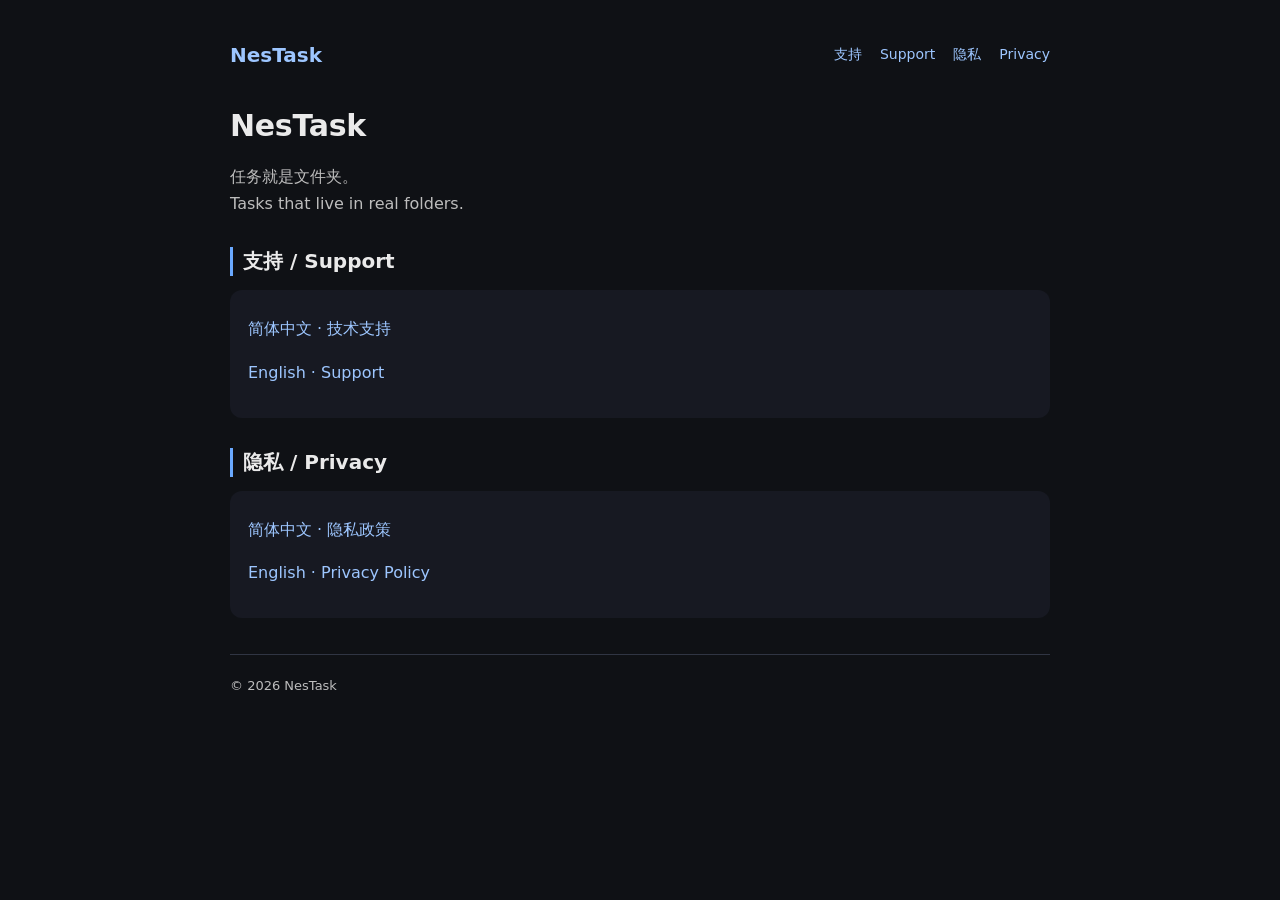
<file: index.html>
<!doctype html><html lang="zh-CN"><head><meta charset="utf-8"><meta name="viewport" content="width=device-width,initial-scale=1"><meta name="robots" content="noindex,nofollow"><title>NesTask 支持与隐私 / Support and Privacy</title><link rel="stylesheet" href="style.css"></head><body><a class="skip" href="#main">Skip to content / 跳至正文</a><div class="container"><header><a class="brand" href="index.html">NesTask</a><nav aria-label="Main navigation"><a href="Support/contact-zh.html">支持</a><a href="Support/contact.html">Support</a><a href="PrivacyPolicy/privacy-zh.html">隐私</a><a href="PrivacyPolicy/privacy.html">Privacy</a></nav></header><main id="main"><h1>NesTask</h1><p class="muted">任务就是文件夹。<br>Tasks that live in real folders.</p><h2>支持 / Support</h2><div class="card"><p><a href="Support/contact-zh.html">简体中文 · 技术支持</a></p><p><a href="Support/contact.html">English · Support</a></p></div><h2>隐私 / Privacy</h2><div class="card"><p><a href="PrivacyPolicy/privacy-zh.html">简体中文 · 隐私政策</a></p><p><a href="PrivacyPolicy/privacy.html">English · Privacy Policy</a></p></div></main><footer>© 2026 NesTask</footer></div></body></html>
</file>
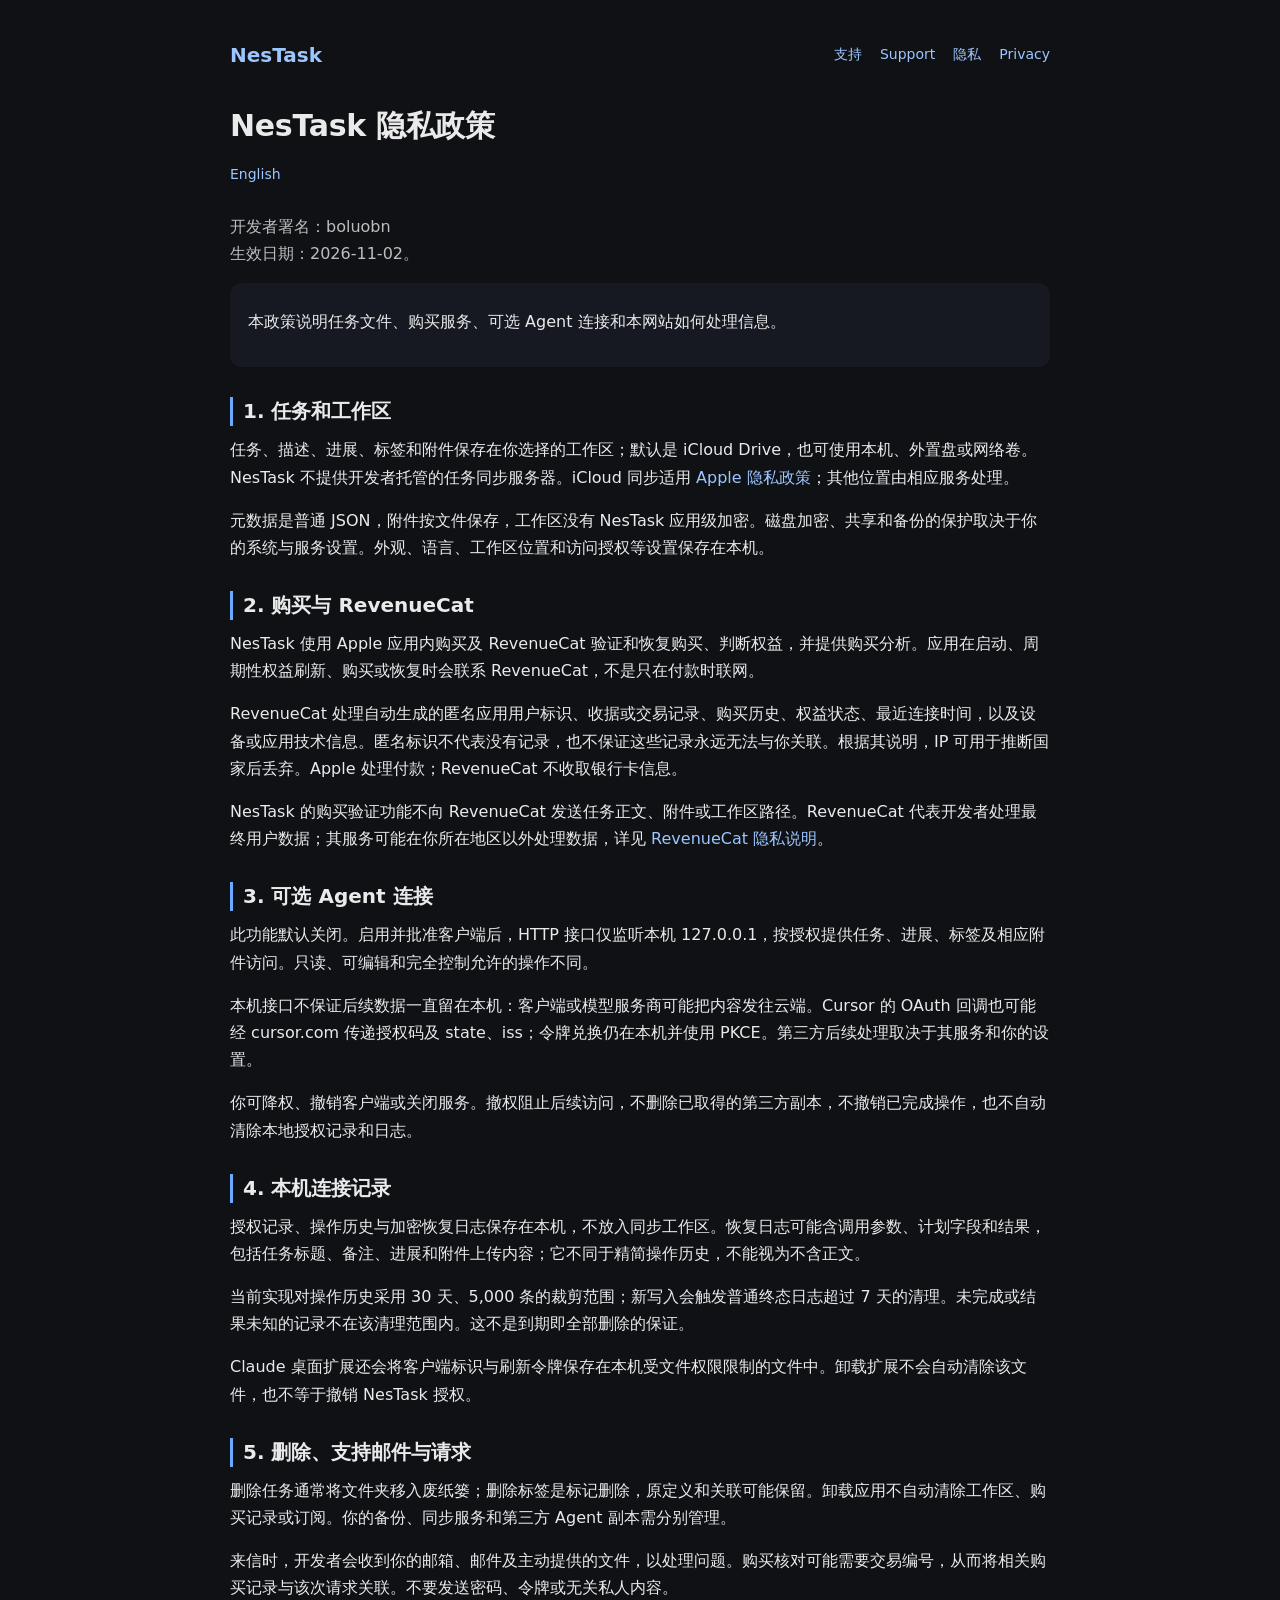
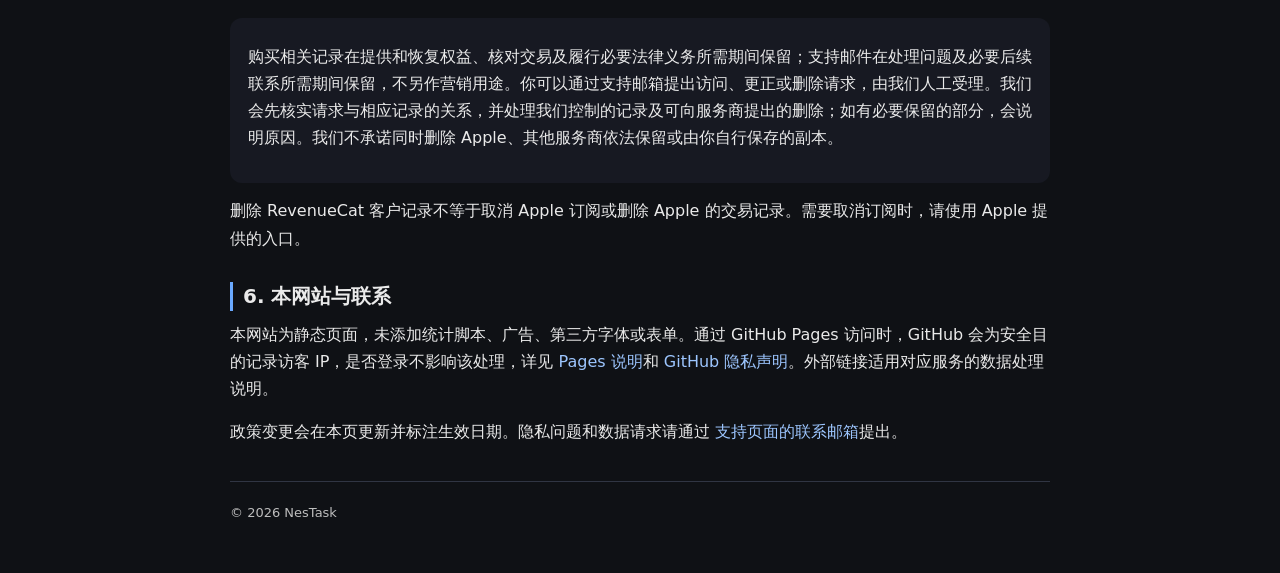
<file: PrivacyPolicy/privacy-zh.html>
<!doctype html><html lang="zh-CN"><head><meta charset="utf-8"><meta name="viewport" content="width=device-width,initial-scale=1"><meta name="robots" content="noindex,nofollow"><title>NesTask 隐私政策</title><link rel="stylesheet" href="../style.css"></head><body><a class="skip" href="#main">Skip to content / 跳至正文</a><div class="container"><header><a class="brand" href="../index.html">NesTask</a><nav aria-label="Main navigation"><a href="../Support/contact-zh.html">支持</a><a href="../Support/contact.html">Support</a><a href="../PrivacyPolicy/privacy-zh.html">隐私</a><a href="../PrivacyPolicy/privacy.html">Privacy</a></nav></header><main id="main"><h1>NesTask 隐私政策</h1><p class="lang"><a href="privacy.html">English</a></p>
<p class="muted">开发者署名：boluobn<br>生效日期：2026-11-02。</p><div class="card"><p>本政策说明任务文件、购买服务、可选 Agent 连接和本网站如何处理信息。</p></div>
<h2>1. 任务和工作区</h2><p>任务、描述、进展、标签和附件保存在你选择的工作区；默认是 iCloud Drive，也可使用本机、外置盘或网络卷。NesTask 不提供开发者托管的任务同步服务器。iCloud 同步适用 <a href="https://www.apple.com/legal/privacy/">Apple 隐私政策</a>；其他位置由相应服务处理。</p><p>元数据是普通 JSON，附件按文件保存，工作区没有 NesTask 应用级加密。磁盘加密、共享和备份的保护取决于你的系统与服务设置。外观、语言、工作区位置和访问授权等设置保存在本机。</p>
<h2>2. 购买与 RevenueCat</h2><p>NesTask 使用 Apple 应用内购买及 RevenueCat 验证和恢复购买、判断权益，并提供购买分析。应用在启动、周期性权益刷新、购买或恢复时会联系 RevenueCat，不是只在付款时联网。</p><p>RevenueCat 处理自动生成的匿名应用用户标识、收据或交易记录、购买历史、权益状态、最近连接时间，以及设备或应用技术信息。匿名标识不代表没有记录，也不保证这些记录永远无法与你关联。根据其说明，IP 可用于推断国家后丢弃。Apple 处理付款；RevenueCat 不收取银行卡信息。</p><p>NesTask 的购买验证功能不向 RevenueCat 发送任务正文、附件或工作区路径。RevenueCat 代表开发者处理最终用户数据；其服务可能在你所在地区以外处理数据，详见 <a href="https://www.revenuecat.com/privacy">RevenueCat 隐私说明</a>。</p>
<h2>3. 可选 Agent 连接</h2><p>此功能默认关闭。启用并批准客户端后，HTTP 接口仅监听本机 127.0.0.1，按授权提供任务、进展、标签及相应附件访问。只读、可编辑和完全控制允许的操作不同。</p><p>本机接口不保证后续数据一直留在本机：客户端或模型服务商可能把内容发往云端。Cursor 的 OAuth 回调也可能经 cursor.com 传递授权码及 state、iss；令牌兑换仍在本机并使用 PKCE。第三方后续处理取决于其服务和你的设置。</p><p>你可降权、撤销客户端或关闭服务。撤权阻止后续访问，不删除已取得的第三方副本，不撤销已完成操作，也不自动清除本地授权记录和日志。</p>
<h2>4. 本机连接记录</h2><p>授权记录、操作历史与加密恢复日志保存在本机，不放入同步工作区。恢复日志可能含调用参数、计划字段和结果，包括任务标题、备注、进展和附件上传内容；它不同于精简操作历史，不能视为不含正文。</p><p>当前实现对操作历史采用 30 天、5,000 条的裁剪范围；新写入会触发普通终态日志超过 7 天的清理。未完成或结果未知的记录不在该清理范围内。这不是到期即全部删除的保证。</p><p>Claude 桌面扩展还会将客户端标识与刷新令牌保存在本机受文件权限限制的文件中。卸载扩展不会自动清除该文件，也不等于撤销 NesTask 授权。</p>
<h2>5. 删除、支持邮件与请求</h2><p>删除任务通常将文件夹移入废纸篓；删除标签是标记删除，原定义和关联可能保留。卸载应用不自动清除工作区、购买记录或订阅。你的备份、同步服务和第三方 Agent 副本需分别管理。</p><p>来信时，开发者会收到你的邮箱、邮件及主动提供的文件，以处理问题。购买核对可能需要交易编号，从而将相关购买记录与该次请求关联。不要发送密码、令牌或无关私人内容。</p><div class="card"><p>购买相关记录在提供和恢复权益、核对交易及履行必要法律义务所需期间保留；支持邮件在处理问题及必要后续联系所需期间保留，不另作营销用途。你可以通过支持邮箱提出访问、更正或删除请求，由我们人工受理。我们会先核实请求与相应记录的关系，并处理我们控制的记录及可向服务商提出的删除；如有必要保留的部分，会说明原因。我们不承诺同时删除 Apple、其他服务商依法保留或由你自行保存的副本。</p></div><p>删除 RevenueCat 客户记录不等于取消 Apple 订阅或删除 Apple 的交易记录。需要取消订阅时，请使用 Apple 提供的入口。</p>
<h2>6. 本网站与联系</h2><p>本网站为静态页面，未添加统计脚本、广告、第三方字体或表单。通过 GitHub Pages 访问时，GitHub 会为安全目的记录访客 IP，是否登录不影响该处理，详见 <a href="https://docs.github.com/en/pages/getting-started-with-github-pages/what-is-github-pages">Pages 说明</a>和 <a href="https://docs.github.com/en/site-policy/privacy-policies/github-general-privacy-statement">GitHub 隐私声明</a>。外部链接适用对应服务的数据处理说明。</p><p>政策变更会在本页更新并标注生效日期。隐私问题和数据请求请通过 <a href="../Support/contact-zh.html">支持页面的联系邮箱</a>提出。</p></main><footer>© 2026 NesTask</footer></div></body></html>
</file>
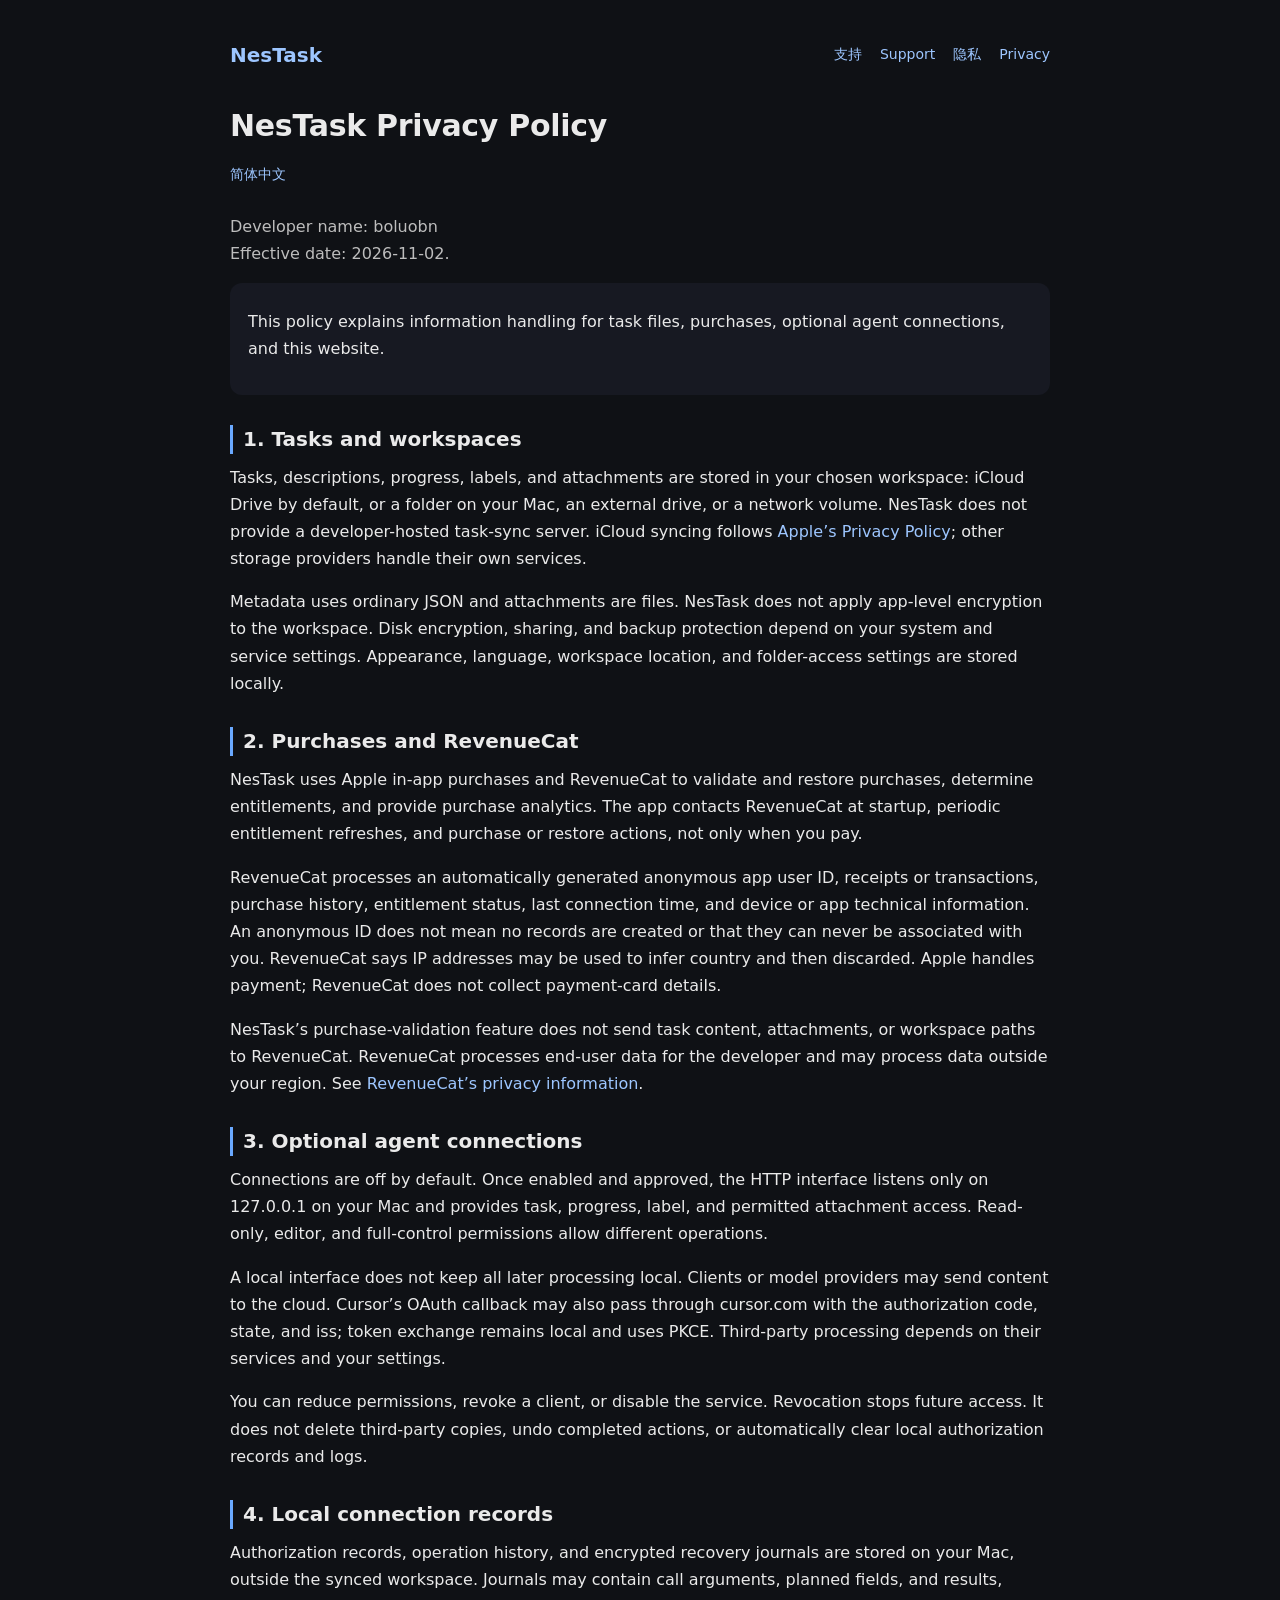
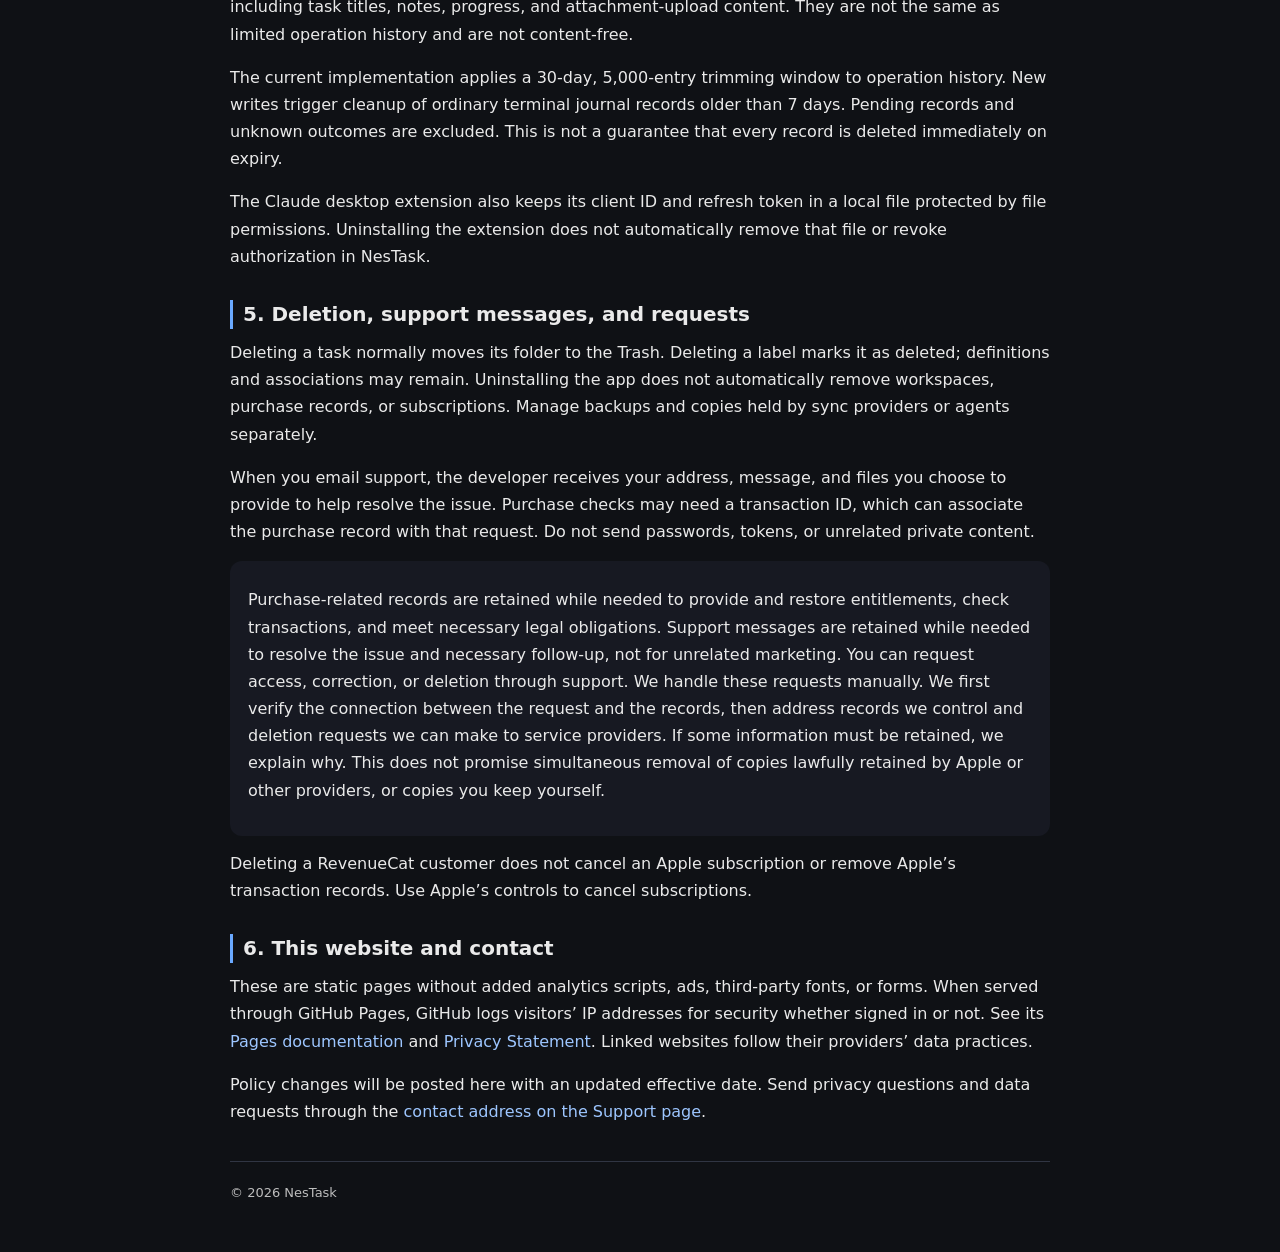
<file: PrivacyPolicy/privacy.html>
<!doctype html><html lang="en"><head><meta charset="utf-8"><meta name="viewport" content="width=device-width,initial-scale=1"><meta name="robots" content="noindex,nofollow"><title>NesTask Privacy Policy</title><link rel="stylesheet" href="../style.css"></head><body><a class="skip" href="#main">Skip to content / 跳至正文</a><div class="container"><header><a class="brand" href="../index.html">NesTask</a><nav aria-label="Main navigation"><a href="../Support/contact-zh.html">支持</a><a href="../Support/contact.html">Support</a><a href="../PrivacyPolicy/privacy-zh.html">隐私</a><a href="../PrivacyPolicy/privacy.html">Privacy</a></nav></header><main id="main"><h1>NesTask Privacy Policy</h1><p class="lang"><a href="privacy-zh.html">简体中文</a></p>
<p class="muted">Developer name: boluobn<br>Effective date: 2026-11-02.</p><div class="card"><p>This policy explains information handling for task files, purchases, optional agent connections, and this website.</p></div>
<h2>1. Tasks and workspaces</h2><p>Tasks, descriptions, progress, labels, and attachments are stored in your chosen workspace: iCloud Drive by default, or a folder on your Mac, an external drive, or a network volume. NesTask does not provide a developer-hosted task-sync server. iCloud syncing follows <a href="https://www.apple.com/legal/privacy/">Apple’s Privacy Policy</a>; other storage providers handle their own services.</p><p>Metadata uses ordinary JSON and attachments are files. NesTask does not apply app-level encryption to the workspace. Disk encryption, sharing, and backup protection depend on your system and service settings. Appearance, language, workspace location, and folder-access settings are stored locally.</p>
<h2>2. Purchases and RevenueCat</h2><p>NesTask uses Apple in-app purchases and RevenueCat to validate and restore purchases, determine entitlements, and provide purchase analytics. The app contacts RevenueCat at startup, periodic entitlement refreshes, and purchase or restore actions, not only when you pay.</p><p>RevenueCat processes an automatically generated anonymous app user ID, receipts or transactions, purchase history, entitlement status, last connection time, and device or app technical information. An anonymous ID does not mean no records are created or that they can never be associated with you. RevenueCat says IP addresses may be used to infer country and then discarded. Apple handles payment; RevenueCat does not collect payment-card details.</p><p>NesTask’s purchase-validation feature does not send task content, attachments, or workspace paths to RevenueCat. RevenueCat processes end-user data for the developer and may process data outside your region. See <a href="https://www.revenuecat.com/privacy">RevenueCat’s privacy information</a>.</p>
<h2>3. Optional agent connections</h2><p>Connections are off by default. Once enabled and approved, the HTTP interface listens only on 127.0.0.1 on your Mac and provides task, progress, label, and permitted attachment access. Read-only, editor, and full-control permissions allow different operations.</p><p>A local interface does not keep all later processing local. Clients or model providers may send content to the cloud. Cursor’s OAuth callback may also pass through cursor.com with the authorization code, state, and iss; token exchange remains local and uses PKCE. Third-party processing depends on their services and your settings.</p><p>You can reduce permissions, revoke a client, or disable the service. Revocation stops future access. It does not delete third-party copies, undo completed actions, or automatically clear local authorization records and logs.</p>
<h2>4. Local connection records</h2><p>Authorization records, operation history, and encrypted recovery journals are stored on your Mac, outside the synced workspace. Journals may contain call arguments, planned fields, and results, including task titles, notes, progress, and attachment-upload content. They are not the same as limited operation history and are not content-free.</p><p>The current implementation applies a 30-day, 5,000-entry trimming window to operation history. New writes trigger cleanup of ordinary terminal journal records older than 7 days. Pending records and unknown outcomes are excluded. This is not a guarantee that every record is deleted immediately on expiry.</p><p>The Claude desktop extension also keeps its client ID and refresh token in a local file protected by file permissions. Uninstalling the extension does not automatically remove that file or revoke authorization in NesTask.</p>
<h2>5. Deletion, support messages, and requests</h2><p>Deleting a task normally moves its folder to the Trash. Deleting a label marks it as deleted; definitions and associations may remain. Uninstalling the app does not automatically remove workspaces, purchase records, or subscriptions. Manage backups and copies held by sync providers or agents separately.</p><p>When you email support, the developer receives your address, message, and files you choose to provide to help resolve the issue. Purchase checks may need a transaction ID, which can associate the purchase record with that request. Do not send passwords, tokens, or unrelated private content.</p><div class="card"><p>Purchase-related records are retained while needed to provide and restore entitlements, check transactions, and meet necessary legal obligations. Support messages are retained while needed to resolve the issue and necessary follow-up, not for unrelated marketing. You can request access, correction, or deletion through support. We handle these requests manually. We first verify the connection between the request and the records, then address records we control and deletion requests we can make to service providers. If some information must be retained, we explain why. This does not promise simultaneous removal of copies lawfully retained by Apple or other providers, or copies you keep yourself.</p></div><p>Deleting a RevenueCat customer does not cancel an Apple subscription or remove Apple’s transaction records. Use Apple’s controls to cancel subscriptions.</p>
<h2>6. This website and contact</h2><p>These are static pages without added analytics scripts, ads, third-party fonts, or forms. When served through GitHub Pages, GitHub logs visitors’ IP addresses for security whether signed in or not. See its <a href="https://docs.github.com/en/pages/getting-started-with-github-pages/what-is-github-pages">Pages documentation</a> and <a href="https://docs.github.com/en/site-policy/privacy-policies/github-general-privacy-statement">Privacy Statement</a>. Linked websites follow their providers’ data practices.</p><p>Policy changes will be posted here with an updated effective date. Send privacy questions and data requests through the <a href="../Support/contact.html">contact address on the Support page</a>.</p></main><footer>© 2026 NesTask</footer></div></body></html>
</file>
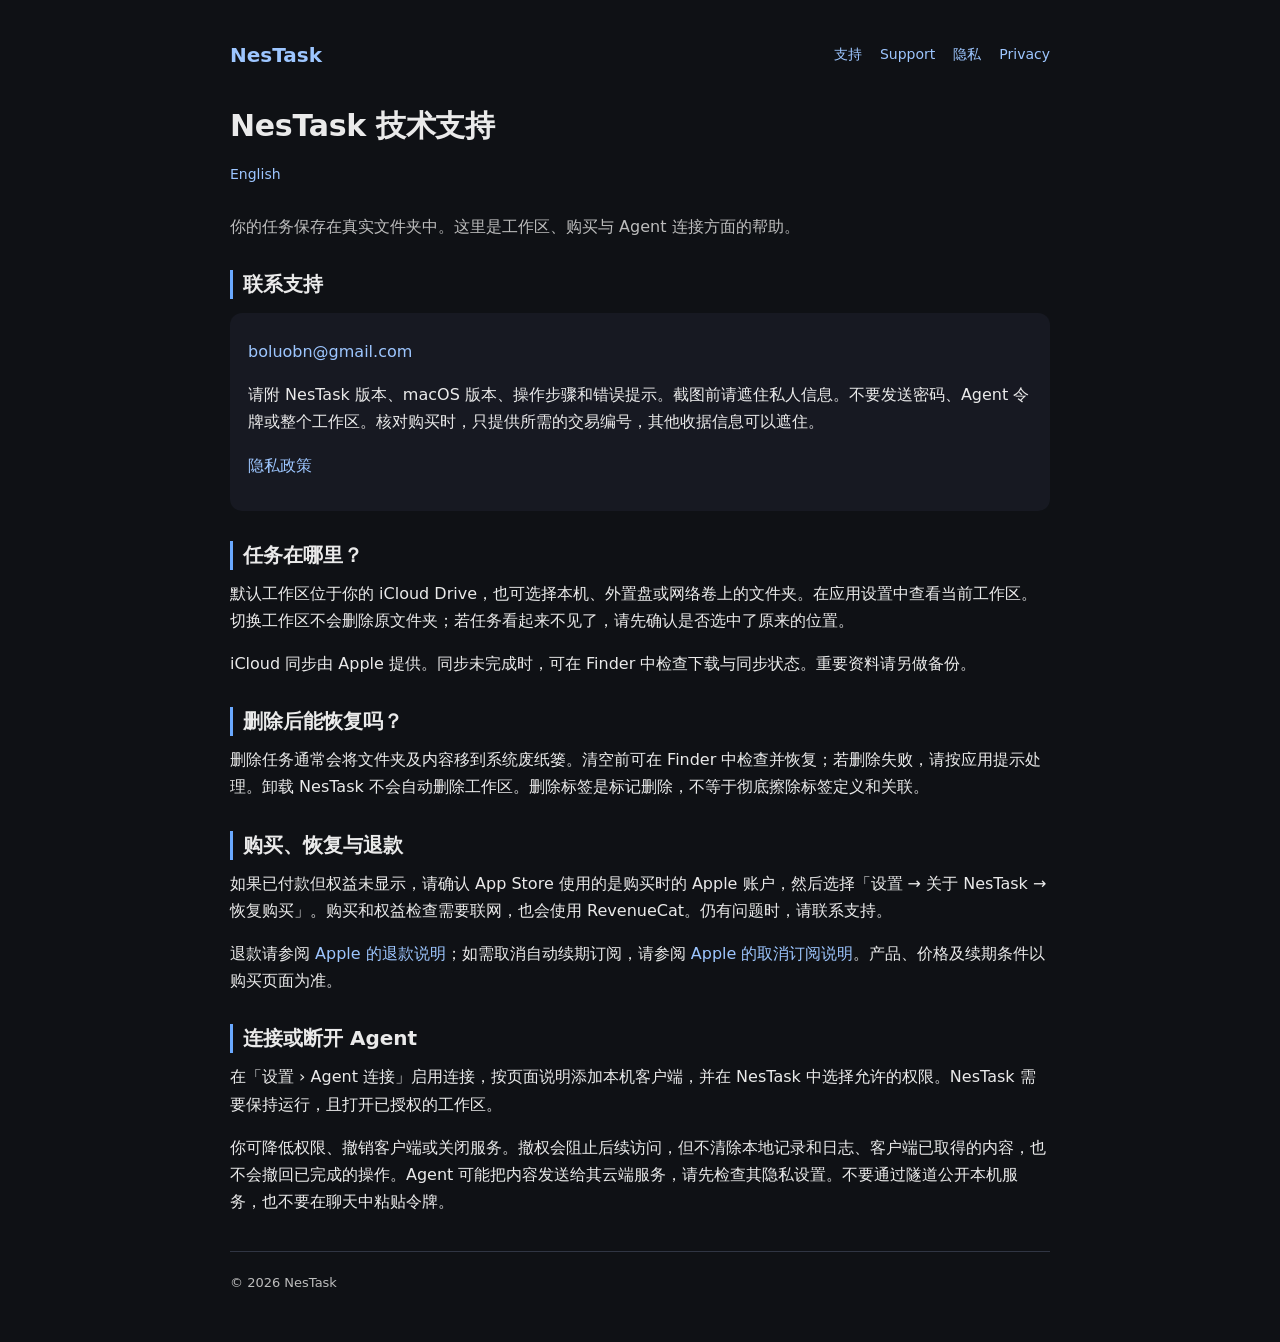
<file: Support/contact-zh.html>
<!doctype html><html lang="zh-CN"><head><meta charset="utf-8"><meta name="viewport" content="width=device-width,initial-scale=1"><meta name="robots" content="noindex,nofollow"><title>NesTask 技术支持</title><link rel="stylesheet" href="../style.css"></head><body><a class="skip" href="#main">Skip to content / 跳至正文</a><div class="container"><header><a class="brand" href="../index.html">NesTask</a><nav aria-label="Main navigation"><a href="../Support/contact-zh.html">支持</a><a href="../Support/contact.html">Support</a><a href="../PrivacyPolicy/privacy-zh.html">隐私</a><a href="../PrivacyPolicy/privacy.html">Privacy</a></nav></header><main id="main"><h1>NesTask 技术支持</h1><p class="lang"><a href="contact.html">English</a></p>
<p class="muted">你的任务保存在真实文件夹中。这里是工作区、购买与 Agent 连接方面的帮助。</p>
<h2>联系支持</h2><div class="card"><p><a href="mailto:boluobn@gmail.com">boluobn@gmail.com</a></p><p>请附 NesTask 版本、macOS 版本、操作步骤和错误提示。截图前请遮住私人信息。不要发送密码、Agent 令牌或整个工作区。核对购买时，只提供所需的交易编号，其他收据信息可以遮住。</p><p><a href="../PrivacyPolicy/privacy-zh.html">隐私政策</a></p></div>
<h2>任务在哪里？</h2><p>默认工作区位于你的 iCloud Drive，也可选择本机、外置盘或网络卷上的文件夹。在应用设置中查看当前工作区。切换工作区不会删除原文件夹；若任务看起来不见了，请先确认是否选中了原来的位置。</p><p>iCloud 同步由 Apple 提供。同步未完成时，可在 Finder 中检查下载与同步状态。重要资料请另做备份。</p>
<h2>删除后能恢复吗？</h2><p>删除任务通常会将文件夹及内容移到系统废纸篓。清空前可在 Finder 中检查并恢复；若删除失败，请按应用提示处理。卸载 NesTask 不会自动删除工作区。删除标签是标记删除，不等于彻底擦除标签定义和关联。</p>
<h2>购买、恢复与退款</h2><p>如果已付款但权益未显示，请确认 App Store 使用的是购买时的 Apple 账户，然后选择「设置 → 关于 NesTask → 恢复购买」。购买和权益检查需要联网，也会使用 RevenueCat。仍有问题时，请联系支持。</p><p>退款请参阅 <a href="https://support.apple.com/118223">Apple 的退款说明</a>；如需取消自动续期订阅，请参阅 <a href="https://support.apple.com/118428">Apple 的取消订阅说明</a>。产品、价格及续期条件以购买页面为准。</p>
<h2>连接或断开 Agent</h2><p>在「设置 › Agent 连接」启用连接，按页面说明添加本机客户端，并在 NesTask 中选择允许的权限。NesTask 需要保持运行，且打开已授权的工作区。</p><p>你可降低权限、撤销客户端或关闭服务。撤权会阻止后续访问，但不清除本地记录和日志、客户端已取得的内容，也不会撤回已完成的操作。Agent 可能把内容发送给其云端服务，请先检查其隐私设置。不要通过隧道公开本机服务，也不要在聊天中粘贴令牌。</p></main><footer>© 2026 NesTask</footer></div></body></html>
</file>
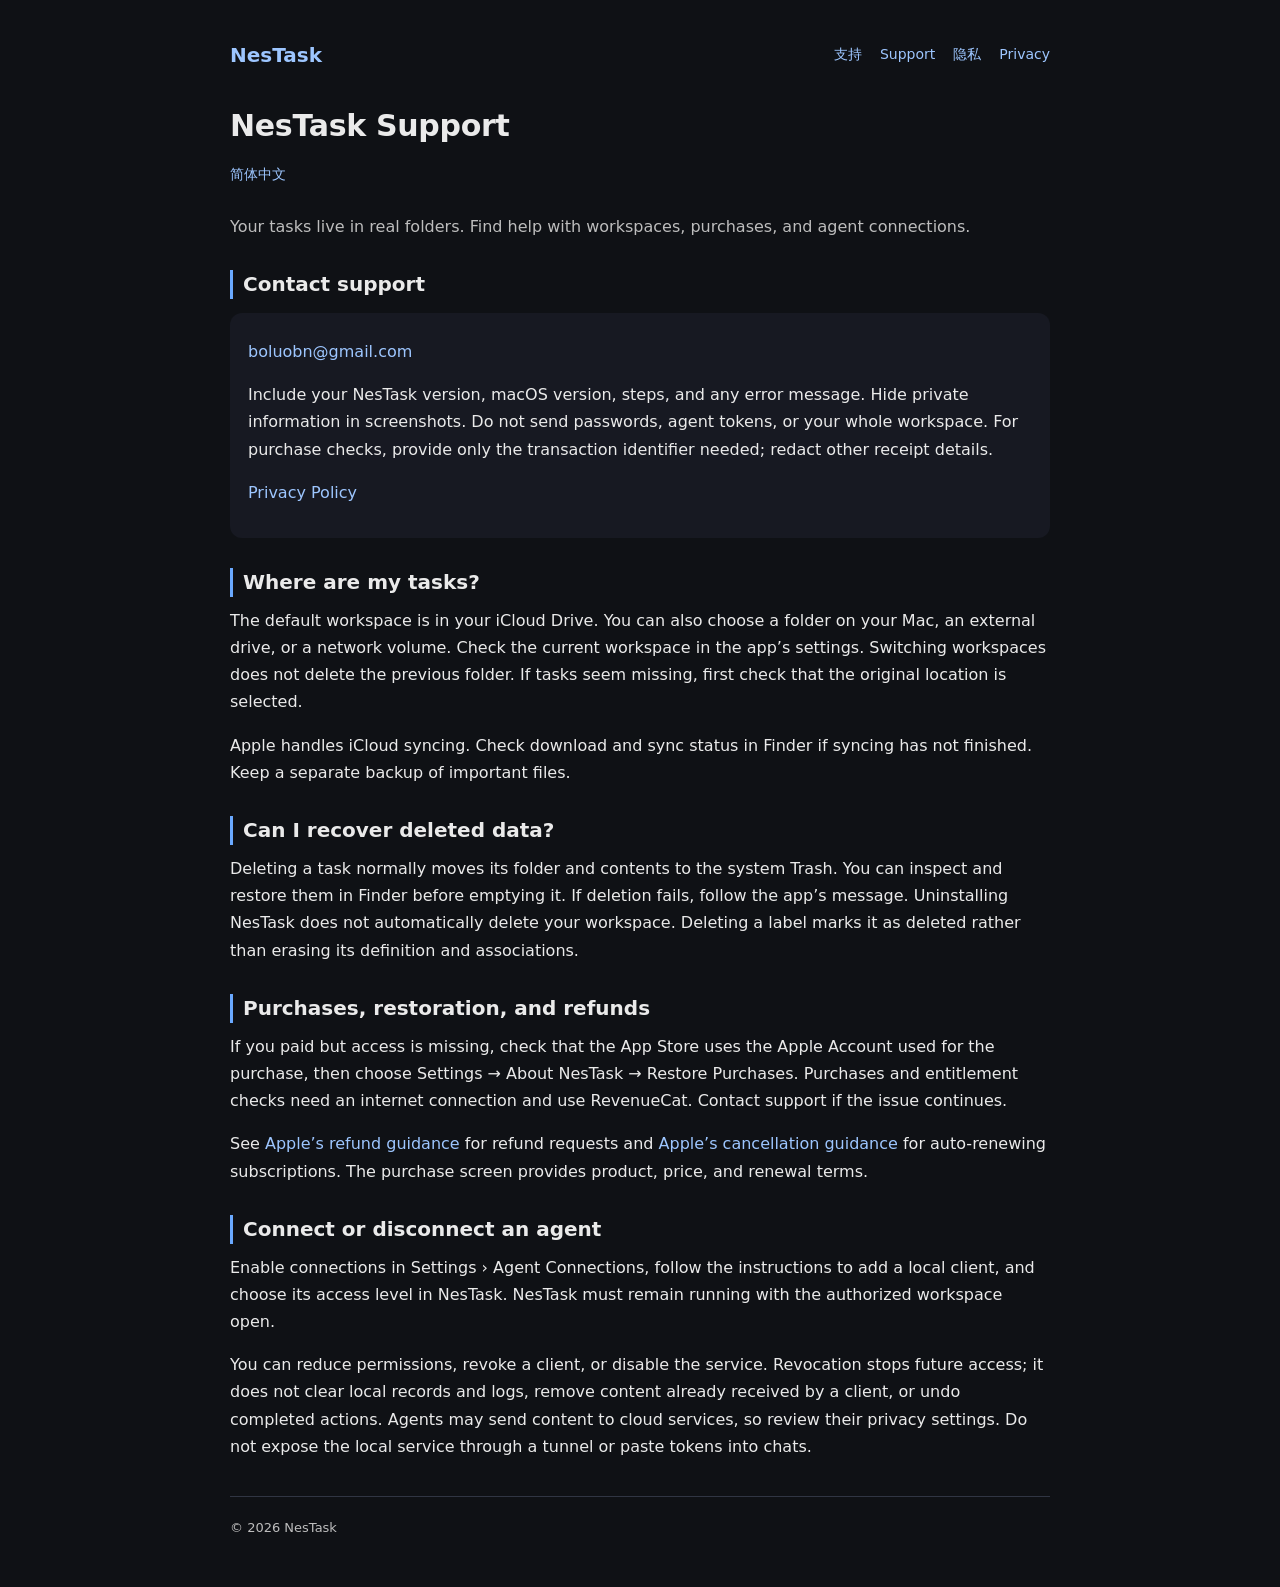
<file: Support/contact.html>
<!doctype html><html lang="en"><head><meta charset="utf-8"><meta name="viewport" content="width=device-width,initial-scale=1"><meta name="robots" content="noindex,nofollow"><title>NesTask Support</title><link rel="stylesheet" href="../style.css"></head><body><a class="skip" href="#main">Skip to content / 跳至正文</a><div class="container"><header><a class="brand" href="../index.html">NesTask</a><nav aria-label="Main navigation"><a href="../Support/contact-zh.html">支持</a><a href="../Support/contact.html">Support</a><a href="../PrivacyPolicy/privacy-zh.html">隐私</a><a href="../PrivacyPolicy/privacy.html">Privacy</a></nav></header><main id="main"><h1>NesTask Support</h1><p class="lang"><a href="contact-zh.html">简体中文</a></p>
<p class="muted">Your tasks live in real folders. Find help with workspaces, purchases, and agent connections.</p>
<h2>Contact support</h2><div class="card"><p><a href="mailto:boluobn@gmail.com">boluobn@gmail.com</a></p><p>Include your NesTask version, macOS version, steps, and any error message. Hide private information in screenshots. Do not send passwords, agent tokens, or your whole workspace. For purchase checks, provide only the transaction identifier needed; redact other receipt details.</p><p><a href="../PrivacyPolicy/privacy.html">Privacy Policy</a></p></div>
<h2>Where are my tasks?</h2><p>The default workspace is in your iCloud Drive. You can also choose a folder on your Mac, an external drive, or a network volume. Check the current workspace in the app’s settings. Switching workspaces does not delete the previous folder. If tasks seem missing, first check that the original location is selected.</p><p>Apple handles iCloud syncing. Check download and sync status in Finder if syncing has not finished. Keep a separate backup of important files.</p>
<h2>Can I recover deleted data?</h2><p>Deleting a task normally moves its folder and contents to the system Trash. You can inspect and restore them in Finder before emptying it. If deletion fails, follow the app’s message. Uninstalling NesTask does not automatically delete your workspace. Deleting a label marks it as deleted rather than erasing its definition and associations.</p>
<h2>Purchases, restoration, and refunds</h2><p>If you paid but access is missing, check that the App Store uses the Apple Account used for the purchase, then choose Settings → About NesTask → Restore Purchases. Purchases and entitlement checks need an internet connection and use RevenueCat. Contact support if the issue continues.</p><p>See <a href="https://support.apple.com/118223">Apple’s refund guidance</a> for refund requests and <a href="https://support.apple.com/118428">Apple’s cancellation guidance</a> for auto-renewing subscriptions. The purchase screen provides product, price, and renewal terms.</p>
<h2>Connect or disconnect an agent</h2><p>Enable connections in Settings › Agent Connections, follow the instructions to add a local client, and choose its access level in NesTask. NesTask must remain running with the authorized workspace open.</p><p>You can reduce permissions, revoke a client, or disable the service. Revocation stops future access; it does not clear local records and logs, remove content already received by a client, or undo completed actions. Agents may send content to cloud services, so review their privacy settings. Do not expose the local service through a tunnel or paste tokens into chats.</p></main><footer>© 2026 NesTask</footer></div></body></html>
</file>
<file: style.css>
:root{--fg:#eaeaea;--muted:#bdbdbd;--bg:#0f1115;--card:#171922;--accent:#6aa9ff;--link:#9dc6ff}*{box-sizing:border-box}body{margin:0;background:var(--bg);color:var(--fg);font-family:-apple-system,system-ui,BlinkMacSystemFont,"Segoe UI","PingFang SC",Roboto,Helvetica,Arial,sans-serif;font-size:16px;line-height:1.7}.container{max-width:860px;margin:0 auto;padding:38px 20px 48px}header{display:flex;gap:20px;justify-content:space-between;align-items:center;flex-wrap:wrap;margin-bottom:34px}.brand{font-size:20px;font-weight:700}nav{display:flex;gap:18px;flex-wrap:wrap;font-size:14px}h1{font-size:30px;line-height:1.3;margin:0 0 18px;letter-spacing:-.3px}h2{font-size:20px;line-height:1.45;margin:30px 0 10px;border-left:3px solid var(--accent);padding-left:10px}h3{font-size:17px;margin:18px 0 7px}p{margin:9px 0 16px}p,li{color:var(--fg)}.muted{color:var(--muted)}.card{background:var(--card);border-radius:12px;padding:16px 18px;margin:14px 0}a{color:var(--link);text-decoration:none}a:hover{text-decoration:underline}a:focus-visible{outline:3px solid #e8c171;outline-offset:5px}ul,ol{padding-left:22px}li{margin:6px 0}.small,footer{font-size:13px}code{background:#0b0d12;padding:2px 6px;border-radius:6px;overflow-wrap:anywhere}.review-banner{background:#30291b;border:1px solid #8f733a;border-radius:9px;padding:12px 16px;font-size:13px;color:#ffe2a3;margin:20px 0 24px}.lang{font-size:14px;margin-bottom:26px}.review-section{border-top:1px solid #3d4656;margin-top:48px;padding-top:35px}.page-badge{font-size:13px;color:#a7b8cf;margin-bottom:18px}footer{border-top:1px solid #303543;margin-top:36px;padding-top:20px;color:var(--muted)}.skip{position:absolute;left:16px;top:-80px}.skip:focus{top:12px;background:var(--card);padding:10px;z-index:2}@media(max-width:520px){.container{padding:26px 18px 35px}header{margin-bottom:28px}h1{font-size:27px}nav{gap:13px}h2{font-size:19px}.card{padding:14px 16px}}@media print{body{background:#fff;color:#111;font-size:10pt}.container{max-width:none;padding:0}p,li,.muted,footer{color:#111}a{color:#111;text-decoration:underline}.card,.review-banner{background:none;border:1px solid #aaa}nav,.skip{display:none}h2{break-after:avoid}.review-section{break-before:page}p,li{orphans:3;widows:3}}
</file>
